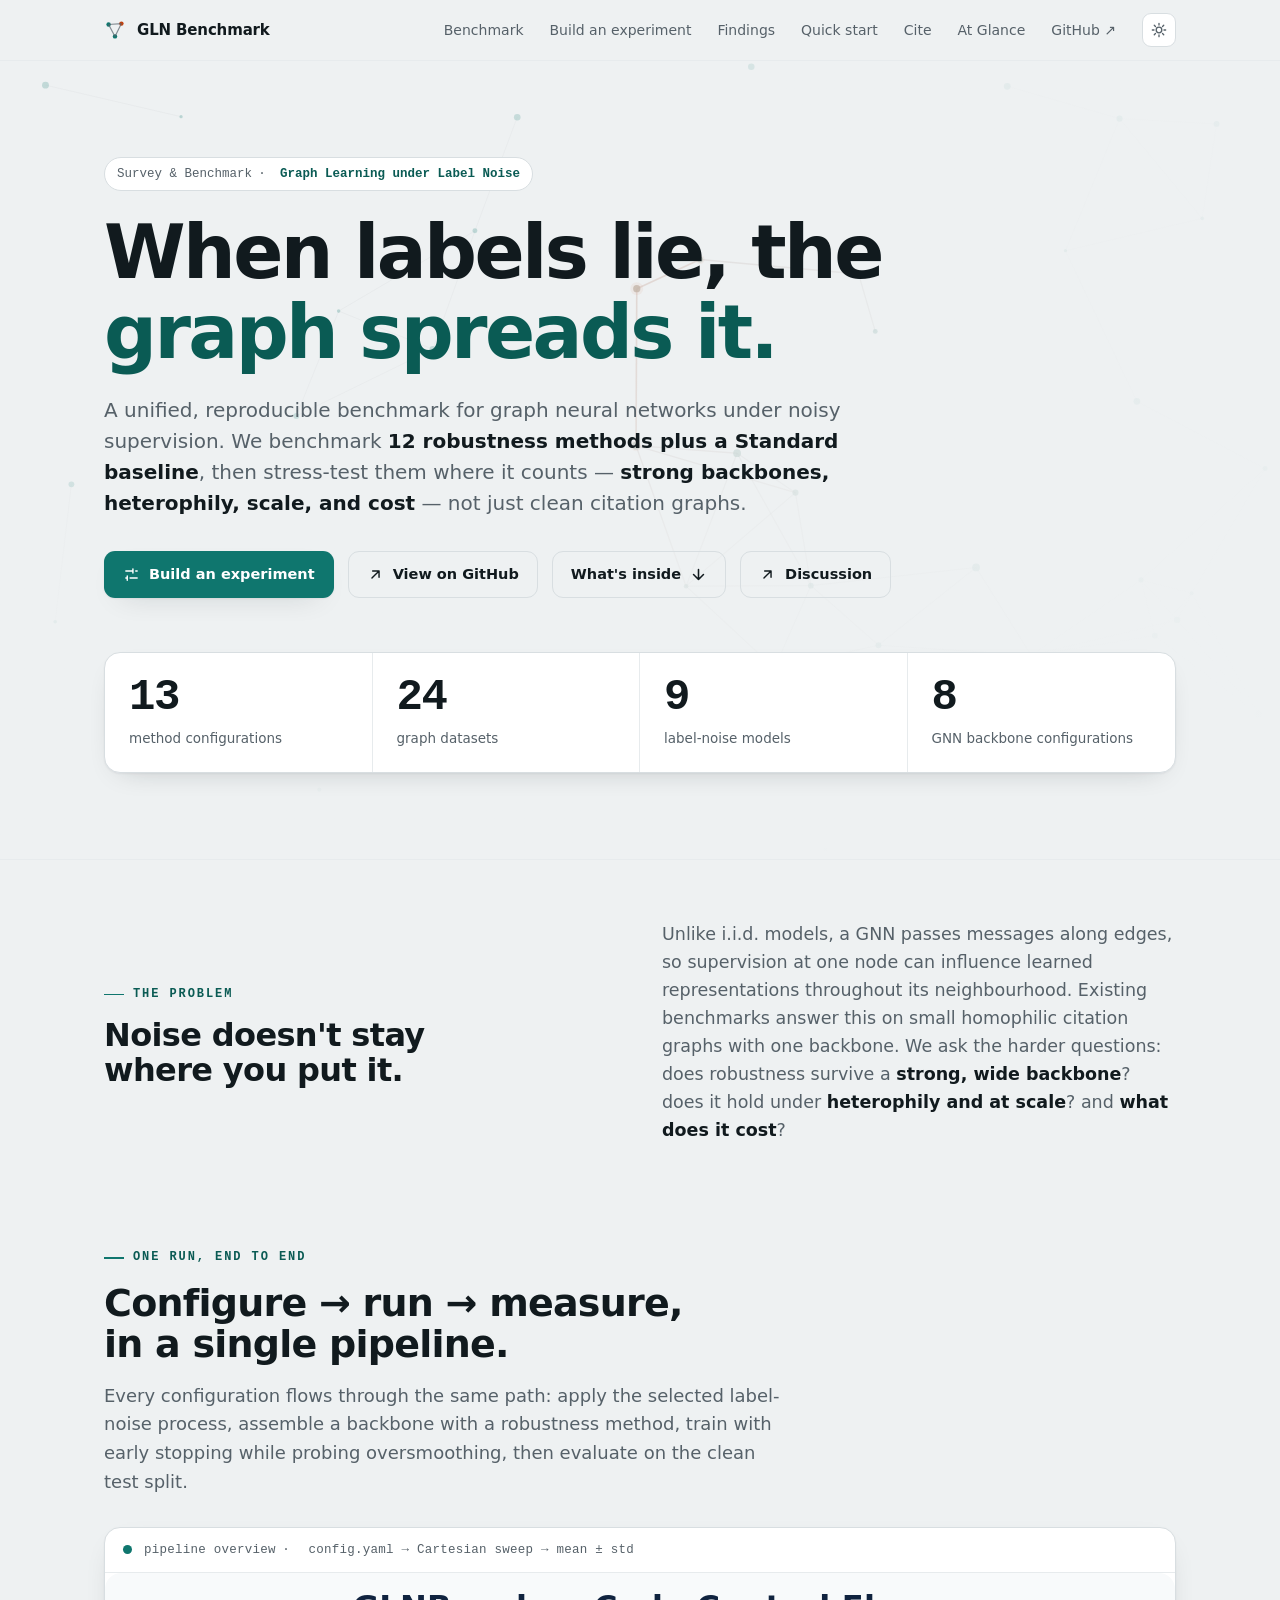
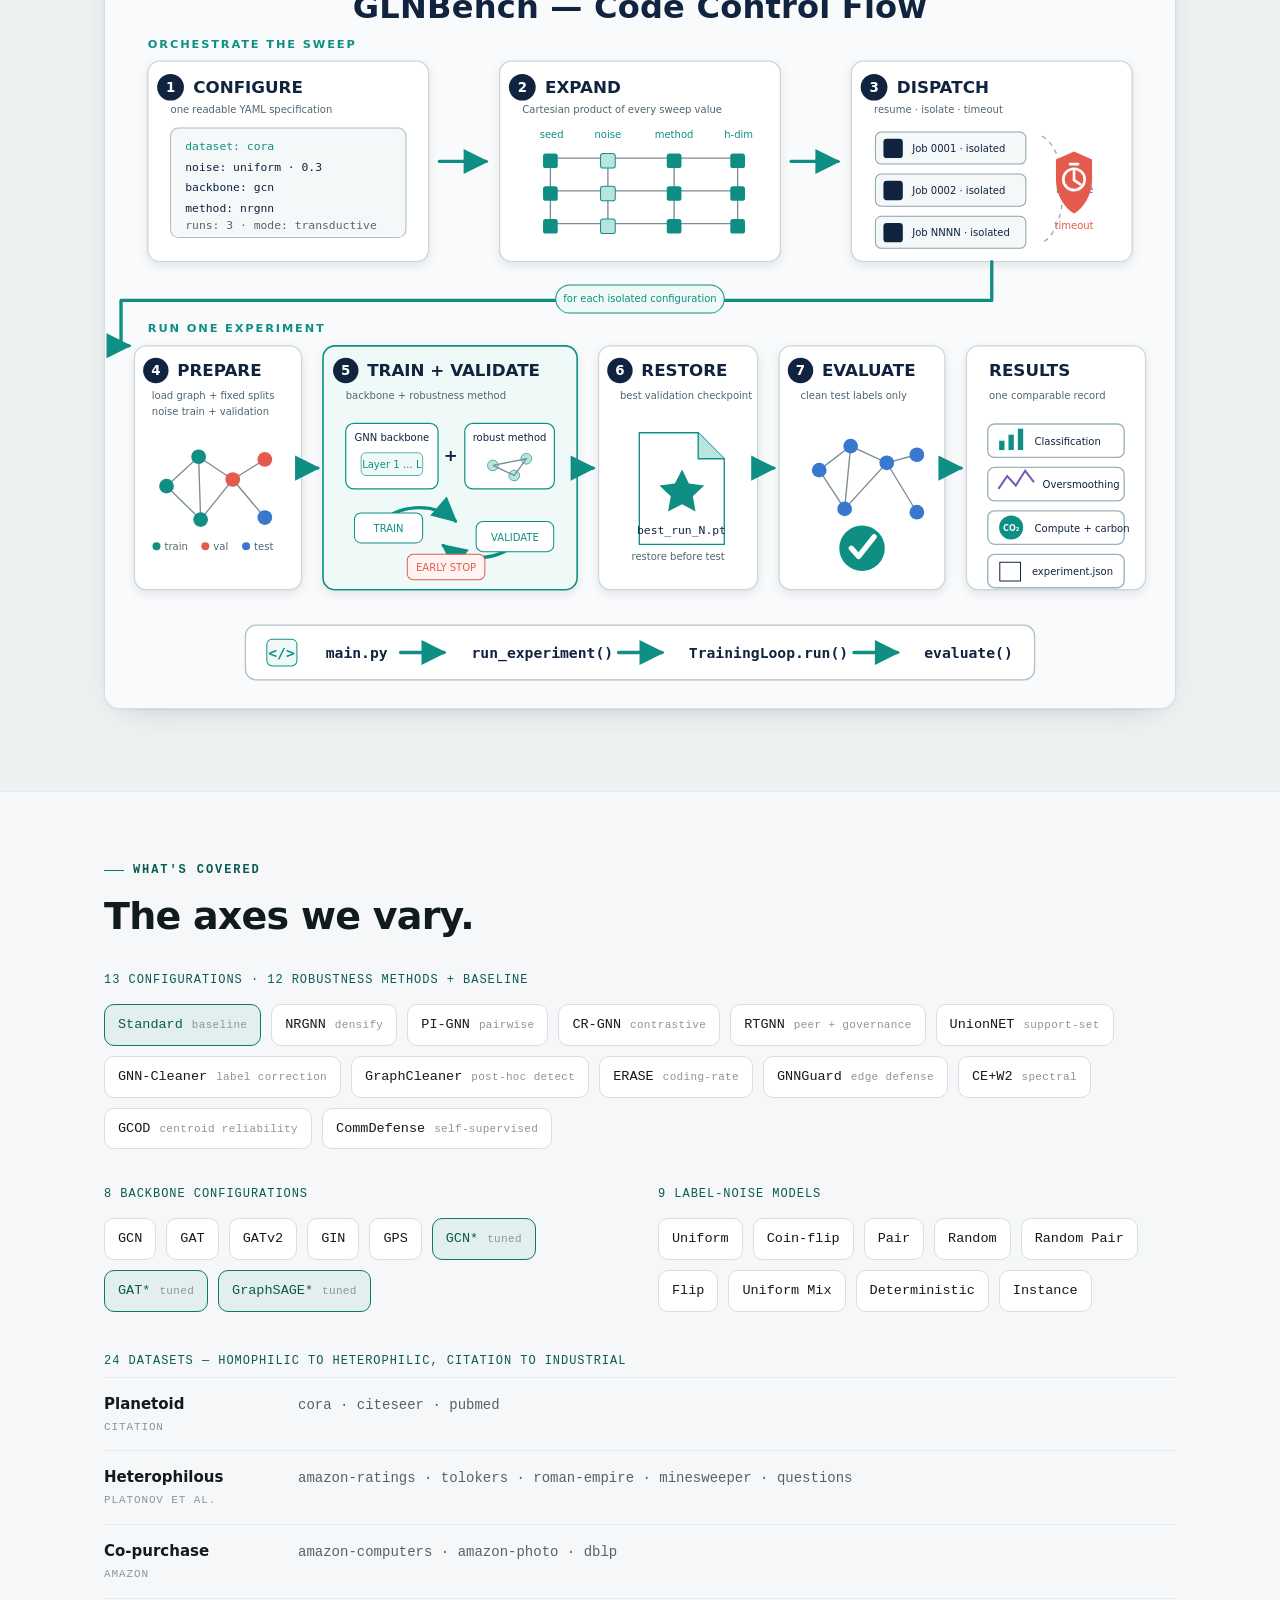
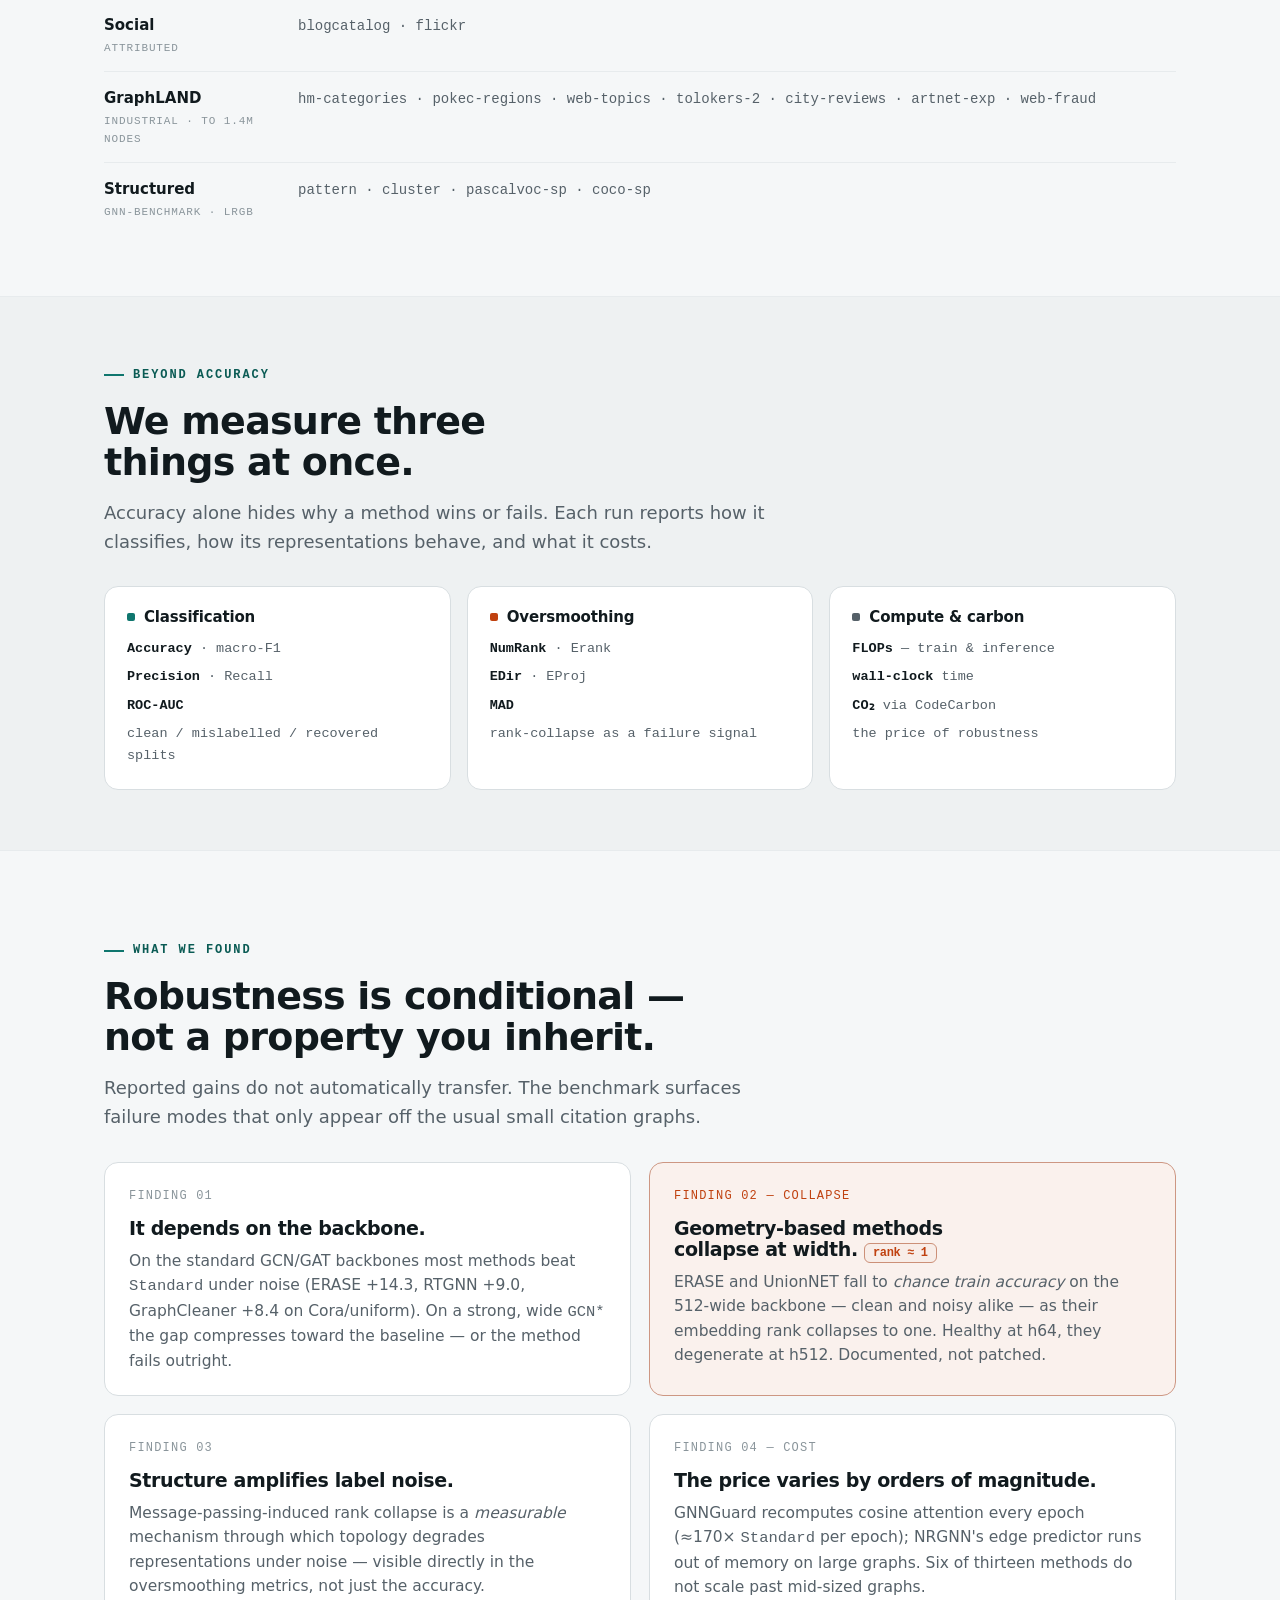
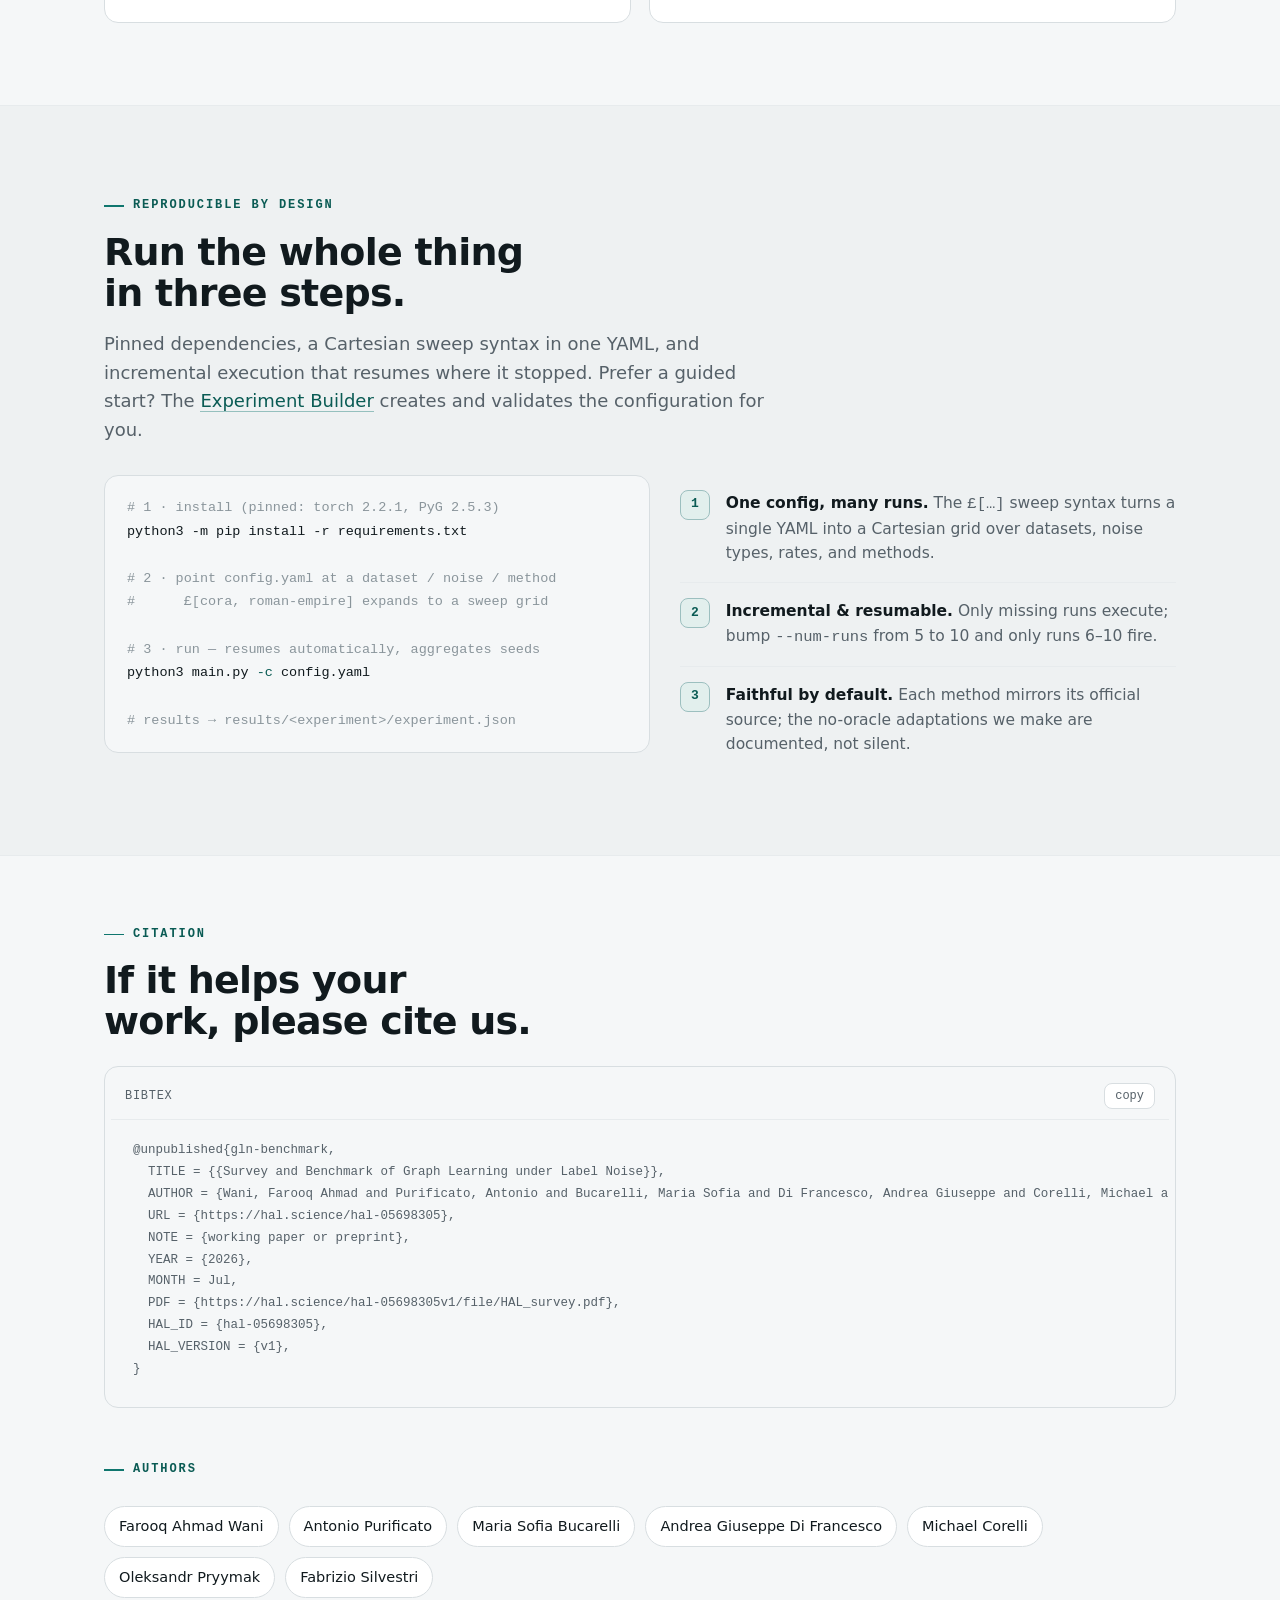
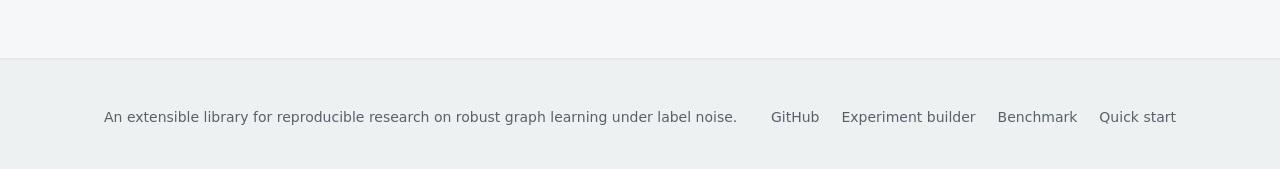
<file: index.html>
<!doctype html>
<html lang="en">
<head>
<meta charset="utf-8">
<meta name="viewport" content="width=device-width, initial-scale=1">
<title>Benchmarking GNN Robustness under Label Noise</title>
<meta name="description" content="A unified benchmark of 13 method configurations across 24 datasets, 9 label-noise models, and 8 GNN backbone configurations — measuring accuracy, oversmoothing, and compute.">
<meta name="referrer" content="no-referrer">
<meta http-equiv="Content-Security-Policy" content="default-src 'self'; img-src 'self' data:; style-src 'self' 'unsafe-inline'; script-src 'self' 'unsafe-inline'; connect-src 'none'; object-src 'none'; base-uri 'none'; form-action 'none'">
<meta property="og:type" content="website">
<meta property="og:title" content="Benchmarking GNN Robustness under Label Noise">
<meta property="og:description" content="A reproducible benchmark of 12 robustness methods plus a Standard baseline across 24 graph datasets, 9 label-noise models, and 8 GNN backbone configurations.">
<style>
  :root{
    --paper:#eef1f2; --panel:#ffffff; --panel-2:#f5f7f8;
    --ink:#111a1e; --muted:#566169; --faint:#8a959b;
    --line:#d8dee1; --line-2:#e7ebed;
    --accent:#0f766e; --accent-ink:#0a5b54; --accent-wash:#e2efed;
    --collapse:#c0410f; --collapse-wash:#f6e6df;
    --shadow:0 1px 2px rgba(17,26,30,.05), 0 10px 30px -18px rgba(17,26,30,.30);
    --font-sans:system-ui,-apple-system,"Segoe UI",Roboto,Helvetica,Arial,sans-serif;
    --font-mono:ui-monospace,"SF Mono","JetBrains Mono","Cascadia Code",Menlo,Consolas,monospace;
    --wrap:1120px;
    color-scheme:light;
  }
  @media (prefers-color-scheme:dark){
    :root{
      --paper:#0a0f12; --panel:#111a1e; --panel-2:#0e161a;
      --ink:#e7eef1; --muted:#9aa7ad; --faint:#67757c;
      --line:#233036; --line-2:#1a252a;
      --accent:#31c4b3; --accent-ink:#5fd6c8; --accent-wash:#0f2a29;
      --collapse:#f0703a; --collapse-wash:#2c1710;
      --shadow:0 1px 2px rgba(0,0,0,.4), 0 18px 40px -22px rgba(0,0,0,.7);
      color-scheme:dark;
    }
  }
  :root[data-theme="light"]{
    --paper:#eef1f2; --panel:#ffffff; --panel-2:#f5f7f8;
    --ink:#111a1e; --muted:#566169; --faint:#8a959b;
    --line:#d8dee1; --line-2:#e7ebed;
    --accent:#0f766e; --accent-ink:#0a5b54; --accent-wash:#e2efed;
    --collapse:#c0410f; --collapse-wash:#f6e6df;
    --shadow:0 1px 2px rgba(17,26,30,.05), 0 10px 30px -18px rgba(17,26,30,.30);
    color-scheme:light;
  }
  :root[data-theme="dark"]{
    --paper:#0a0f12; --panel:#111a1e; --panel-2:#0e161a;
    --ink:#e7eef1; --muted:#9aa7ad; --faint:#67757c;
    --line:#233036; --line-2:#1a252a;
    --accent:#31c4b3; --accent-ink:#5fd6c8; --accent-wash:#0f2a29;
    --collapse:#f0703a; --collapse-wash:#2c1710;
    --shadow:0 1px 2px rgba(0,0,0,.4), 0 18px 40px -22px rgba(0,0,0,.7);
    color-scheme:dark;
  }

  *{box-sizing:border-box}
  html{scroll-behavior:smooth}
  body{
    margin:0; background:var(--paper); color:var(--ink);
    font-family:var(--font-sans); font-size:17px; line-height:1.6;
    -webkit-font-smoothing:antialiased; text-rendering:optimizeLegibility;
  }
  .wrap{max-width:var(--wrap); margin-inline:auto; padding-inline:24px}
  a{color:inherit}
  h1,h2,h3{margin:0; text-wrap:balance; letter-spacing:-.02em; font-weight:750; line-height:1.08}
  p{margin:0}

  .mono{font-family:var(--font-mono); font-variant-numeric:tabular-nums}
  .eyebrow{
    font-family:var(--font-mono); font-size:12px; letter-spacing:.16em;
    text-transform:uppercase; color:var(--accent-ink); font-weight:600;
    display:inline-flex; align-items:center; gap:9px;
  }
  .eyebrow::before{content:""; width:20px; height:1.5px; background:var(--accent); display:inline-block}

  /* ---- top bar ---- */
  header.bar{
    position:sticky; top:0; z-index:40; backdrop-filter:saturate(1.4) blur(10px);
    background:color-mix(in srgb, var(--paper) 82%, transparent);
    border-bottom:1px solid var(--line-2);
  }
  .bar .row{display:flex; align-items:center; justify-content:space-between; height:60px}
  .brand{display:flex; align-items:center; gap:11px; font-weight:700; letter-spacing:-.01em; font-size:15px}
  a.brand{text-decoration:none}
  .brand .glyph{width:22px; height:22px; flex:none}
  .navlinks{display:flex; gap:26px; align-items:center}
  .navlinks a{font-size:14px; color:var(--muted); text-decoration:none; transition:color .15s}
  .navlinks a:hover{color:var(--ink)}
  .toolbtn{
    appearance:none; border:1px solid var(--line); background:var(--panel); color:var(--muted);
    width:34px; height:34px; border-radius:9px; cursor:pointer; display:grid; place-items:center;
    transition:.15s;
  }
  .toolbtn:hover{color:var(--ink); border-color:var(--accent)}
  @media (max-width:760px){ .navlinks a:not(.gh){display:none} }

  .btn{
    display:inline-flex; align-items:center; gap:9px; text-decoration:none; cursor:pointer;
    font-size:14.5px; font-weight:600; padding:11px 18px; border-radius:11px; border:1px solid transparent;
    transition:transform .12s ease, box-shadow .15s ease, background .15s, border-color .15s;
  }
  .btn svg{width:17px; height:17px}
  .btn-primary{background:var(--accent); color:#fff; box-shadow:var(--shadow)}
  :root[data-theme="dark"] .btn-primary{color:#04100e}
  @media (prefers-color-scheme:dark){ .btn-primary{color:#04100e} }
  .btn-primary:hover{transform:translateY(-1px)}
  .btn-ghost{background:transparent; color:var(--ink); border-color:var(--line)}
  .btn-ghost:hover{border-color:var(--accent); color:var(--accent-ink)}

  /* ---- hero ---- */
  .hero{position:relative; overflow:hidden; border-bottom:1px solid var(--line-2)}
  #net{position:absolute; inset:0; width:100%; height:100%; z-index:0}
  .hero::after{ /* fade the graph behind text */
    content:""; position:absolute; inset:0; z-index:1; pointer-events:none;
    background:
      radial-gradient(120% 90% at 15% 20%, color-mix(in srgb,var(--paper) 30%, transparent) 0%, color-mix(in srgb,var(--paper) 88%, transparent) 55%, var(--paper) 100%);
  }
  .hero .wrap{position:relative; z-index:2; padding-top:96px; padding-bottom:86px}
  .tagpill{
    display:inline-flex; align-items:center; gap:8px; font-family:var(--font-mono); font-size:12.5px;
    color:var(--muted); background:var(--panel); border:1px solid var(--line); padding:6px 12px; border-radius:999px;
  }
  .tagpill b{color:var(--accent-ink); font-weight:600}
  h1.title{
    font-size:clamp(38px,6.4vw,74px); font-weight:800; letter-spacing:-.035em; margin:22px 0 0;
    max-width:16ch;
  }
  h1.title .u{color:var(--accent-ink)}
  .lede{margin-top:22px; font-size:clamp(17px,2.1vw,20px); color:var(--muted); max-width:60ch; line-height:1.55}
  .lede b{color:var(--ink); font-weight:600}
  .cta{display:flex; gap:14px; margin-top:32px; flex-wrap:wrap}

  /* ---- stat strip ---- */
  .stats{
    margin-top:54px; display:grid; grid-template-columns:repeat(4,1fr);
    border:1px solid var(--line); border-radius:16px; background:var(--panel); overflow:hidden;
    box-shadow:var(--shadow);
  }
  .stat{padding:22px 24px; border-right:1px solid var(--line-2)}
  .stat:last-child{border-right:0}
  .stat .n{font-family:var(--font-mono); font-variant-numeric:tabular-nums; font-size:clamp(30px,4vw,44px); font-weight:700; letter-spacing:-.03em; line-height:1}
  .stat .l{margin-top:9px; font-size:13.5px; color:var(--muted)}
  @media (max-width:720px){ .stats{grid-template-columns:repeat(2,1fr)} .stat:nth-child(2){border-right:0} .stat:nth-child(1),.stat:nth-child(2){border-bottom:1px solid var(--line-2)} }

  /* ---- sections ---- */
  section{padding:82px 0}
  section.tight{padding:60px 0}
  .sechead{max-width:64ch}
  .sechead h2{font-size:clamp(26px,3.4vw,38px); margin-top:16px}
  .sechead p{margin-top:16px; color:var(--muted); font-size:18px; max-width:60ch}
  .divider{height:1px; background:var(--line-2)}

  /* generic panel + grids */
  .grid{display:grid; gap:16px}
  .g-2{grid-template-columns:repeat(2,1fr)}
  .g-3{grid-template-columns:repeat(3,1fr)}
  .g-4{grid-template-columns:repeat(4,1fr)}
  @media (max-width:900px){ .g-3,.g-4{grid-template-columns:repeat(2,1fr)} }
  @media (max-width:560px){ .g-2,.g-3,.g-4{grid-template-columns:1fr} }

  .panel{background:var(--panel); border:1px solid var(--line); border-radius:14px; padding:22px}
  .panel h3{font-size:17px; letter-spacing:-.01em}
  .panel p{color:var(--muted); font-size:15px; margin-top:8px; line-height:1.55}
  .panel .kist{font-family:var(--font-mono); font-size:12px; color:var(--accent-ink); text-transform:uppercase; letter-spacing:.08em}

  /* method / token chips */
  .chips{display:flex; flex-wrap:wrap; gap:10px}
  .chip{
    font-family:var(--font-mono); font-size:13.5px; color:var(--ink);
    background:var(--panel); border:1px solid var(--line); border-radius:10px; padding:9px 13px;
    display:inline-flex; align-items:baseline; gap:9px;
  }
  .chip small{color:var(--faint); font-size:11px; letter-spacing:.03em}
  .chip.base{border-color:var(--accent); color:var(--accent-ink); background:var(--accent-wash)}

  /* pipeline figure */
  .figframe{
    margin-top:30px; border:1px solid var(--line); border-radius:16px; overflow:hidden; background:var(--panel);
    box-shadow:var(--shadow);
  }
  .figframe .cap{
    display:flex; gap:12px; align-items:center; padding:12px 18px; border-bottom:1px solid var(--line-2);
    font-family:var(--font-mono); font-size:12.5px; color:var(--muted); letter-spacing:.02em;
  }
  .figframe .dot{width:9px;height:9px;border-radius:50%;background:var(--accent);flex:none}
  .figframe picture{display:block; width:100%}
  .figframe img{display:block; width:100%; max-width:100%; height:auto; background:#fff}

  /* findings */
  .find{display:grid; grid-template-columns:repeat(2,1fr); gap:18px}
  @media (max-width:820px){ .find{grid-template-columns:1fr} }
  .finding{position:relative; background:var(--panel); border:1px solid var(--line); border-radius:14px; padding:24px 24px 22px}
  .finding .fx{font-family:var(--font-mono); font-size:12px; letter-spacing:.1em; color:var(--faint); text-transform:uppercase}
  .finding h3{margin-top:12px; font-size:19px}
  .finding p{margin-top:10px; color:var(--muted); font-size:15.5px; line-height:1.58}
  .finding.crit{border-color:color-mix(in srgb,var(--collapse) 45%, var(--line)); background:color-mix(in srgb,var(--collapse-wash) 55%, var(--panel))}
  .finding.crit .fx{color:var(--collapse)}
  .tagx{font-family:var(--font-mono); font-size:12px; color:var(--collapse); border:1px solid color-mix(in srgb,var(--collapse) 50%, var(--line)); padding:2px 8px; border-radius:6px; background:color-mix(in srgb,var(--collapse-wash) 40%, transparent)}

  /* datasets table-ish */
  .dsrow{display:grid; grid-template-columns:180px 1fr; gap:14px; padding:14px 0; border-top:1px solid var(--line-2); align-items:baseline}
  .dsrow:first-child{border-top:0}
  .dsrow .fam{font-weight:650; font-size:15px}
  .dsrow .fam span{display:block; font-family:var(--font-mono); font-size:11px; color:var(--faint); text-transform:uppercase; letter-spacing:.08em; margin-top:3px; font-weight:400}
  @media (max-width:620px){ .dsrow{grid-template-columns:1fr; gap:8px} }

  /* code / quick start */
  .startgrid{display:grid; grid-template-columns:1.1fr 1fr; gap:30px; align-items:start}
  @media (max-width:860px){ .startgrid{grid-template-columns:1fr} }
  pre{
    margin:0; background:var(--panel-2); border:1px solid var(--line); border-radius:14px; padding:20px 22px;
    overflow-x:auto; font-family:var(--font-mono); font-size:13.5px; line-height:1.75; color:var(--ink);
  }
  pre .c{color:var(--faint)}
  pre .p{color:var(--accent-ink)}
  .steps{list-style:none; margin:0; padding:0; counter-reset:s}
  .steps li{counter-increment:s; padding:16px 0 16px 46px; position:relative; border-top:1px solid var(--line-2); color:var(--muted); font-size:15.5px}
  .steps li:first-child{border-top:0}
  .steps li b{color:var(--ink); font-weight:650}
  .steps li::before{
    content:counter(s); position:absolute; left:0; top:15px; width:28px; height:28px; border-radius:8px;
    display:grid; place-items:center; font-family:var(--font-mono); font-size:13px; font-weight:600;
    color:var(--accent-ink); background:var(--accent-wash); border:1px solid color-mix(in srgb,var(--accent) 30%, var(--line));
  }

  /* metrics columns */
  .metcol h3{font-size:15px; display:flex; align-items:center; gap:9px}
  .metcol h3::before{content:""; width:8px; height:8px; border-radius:2px; background:var(--accent)}
  .metcol.b h3::before{background:var(--collapse)}
  .metcol.c h3::before{background:var(--muted)}
  .metcol ul{list-style:none; margin:12px 0 0; padding:0; display:flex; flex-direction:column; gap:7px}
  .metcol li{font-family:var(--font-mono); font-size:13.5px; color:var(--muted)}
  .metcol li b{color:var(--ink); font-weight:600}

  /* citation */
  .cite{background:var(--panel-2); border:1px solid var(--line); border-radius:14px; padding:6px 6px 6px 6px}
  .cite .top{display:flex; justify-content:space-between; align-items:center; padding:10px 14px}
  .cite .top span{font-family:var(--font-mono); font-size:12px; color:var(--muted); letter-spacing:.06em; text-transform:uppercase}
  .cite pre{border:0; border-top:1px solid var(--line-2); border-radius:0 0 10px 10px; background:transparent; font-size:12.5px; color:var(--muted)}
  .copybtn{appearance:none; border:1px solid var(--line); background:var(--panel); color:var(--muted); font-size:12px; font-family:var(--font-mono); padding:5px 10px; border-radius:8px; cursor:pointer}
  .copybtn:hover{color:var(--accent-ink); border-color:var(--accent)}

  /* authors + footer */
  .authors{display:flex; flex-wrap:wrap; gap:10px 10px; margin-top:26px}
  .author{font-size:14.5px; color:var(--ink); background:var(--panel); border:1px solid var(--line); padding:8px 14px; border-radius:999px}
  footer{border-top:1px solid var(--line-2); padding:46px 0; color:var(--muted); font-size:14px}
  footer .row{display:flex; justify-content:space-between; align-items:center; flex-wrap:wrap; gap:16px}
  footer a{color:var(--muted); text-decoration:none}
  footer a:hover{color:var(--accent-ink)}

  a.link{color:var(--accent-ink); text-decoration:none; border-bottom:1px solid color-mix(in srgb,var(--accent) 40%, transparent)}
  a.link:hover{border-bottom-color:var(--accent)}

  .skip-link{position:fixed; top:8px; left:8px; z-index:100; padding:9px 13px; border-radius:8px; background:var(--panel); color:var(--ink); border:1px solid var(--accent); transform:translateY(-160%)}
  .skip-link:focus{transform:translateY(0)}
  :focus-visible{outline:2px solid var(--accent); outline-offset:3px; border-radius:6px}
  @media (prefers-reduced-motion:reduce){ *{scroll-behavior:auto !important; transition-duration:.01ms !important} }
</style>
</head>
<body>

<a class="skip-link" href="#main-content">Skip to main content</a>
<header class="bar">
  <div class="wrap row">
    <a class="brand" href="#main-content" aria-label="GLN Benchmark home">
      <svg class="glyph" viewBox="0 0 24 24" fill="none" aria-hidden="true">
        <circle cx="5" cy="6" r="2.4" fill="var(--accent)"/>
        <circle cx="19" cy="5" r="2.4" fill="var(--collapse)"/>
        <circle cx="12" cy="19" r="2.4" fill="var(--accent)"/>
        <path d="M5 6 L12 19 M19 5 L12 19 M5 6 L19 5" stroke="var(--muted)" stroke-width="1.3" opacity=".7"/>
      </svg>
      GLN&nbsp;Benchmark
    </a>
    <nav class="navlinks" aria-label="Primary navigation">
      <a href="#benchmark">Benchmark</a>
      <a href="builder.html">Build an experiment</a>
      <a href="#findings">Findings</a>
      <a href="#start">Quick start</a>
      <a href="#cite">Cite</a>
      <a href="https://glnbench.github.io/GLNBench/">At Glance</a>
      <a class="gh" href="https://github.com/GLNBench/GLNBench">GitHub&nbsp;&#8599;</a>
      <button class="toolbtn" id="themeToggle" type="button" aria-label="Toggle color theme" aria-pressed="false" title="Toggle theme">
        <svg width="16" height="16" viewBox="0 0 24 24" fill="none" stroke="currentColor" stroke-width="2" stroke-linecap="round"><circle cx="12" cy="12" r="4.2"/><path d="M12 2v2.5M12 19.5V22M2 12h2.5M19.5 12H22M4.9 4.9l1.8 1.8M17.3 17.3l1.8 1.8M19.1 4.9l-1.8 1.8M6.7 17.3l-1.8 1.8"/></svg>
      </button>
    </nav>
  </div>
</header>

<main id="main-content">
<div class="hero">
  <canvas id="net" aria-hidden="true"></canvas>
  <div class="wrap">
    <span class="tagpill">Survey&nbsp;&amp;&nbsp;Benchmark&ensp;·&ensp;<b>Graph Learning under Label Noise</b></span>
    <h1 class="title">When labels lie, the <span class="u">graph spreads it.</span></h1>
    <p class="lede">A unified, reproducible benchmark for graph neural networks under noisy supervision. We benchmark <b>12 robustness methods plus a Standard baseline</b>, then stress-test them where it counts — <b>strong backbones, heterophily, scale, and cost</b> — not just clean citation graphs.</p>
    <div class="cta">
      <a class="btn btn-primary" href="builder.html">
        <svg viewBox="0 0 24 24" fill="none" stroke="currentColor" stroke-width="2" stroke-linecap="round" stroke-linejoin="round" aria-hidden="true"><path d="M4 7h10M18 7h2M4 17h2M10 17h10M14 4v6M6 14v6"/></svg>
        Build an experiment
      </a>
      <a class="btn btn-ghost" href="https://github.com/GLNBench/GLNBench">
        <svg viewBox="0 0 24 24" fill="none" stroke="currentColor" stroke-width="2" stroke-linecap="round" stroke-linejoin="round" aria-hidden="true"><path d="M7 17 17 7M8 7h9v9"/></svg>
        View on GitHub
      </a>
      <a class="btn btn-ghost" href="#benchmark">
        What's inside
        <svg viewBox="0 0 24 24" fill="none" stroke="currentColor" stroke-width="2.2" stroke-linecap="round" stroke-linejoin="round"><path d="M12 5v14M5 12l7 7 7-7"/></svg>
      </a>
      <a class="btn btn-ghost" href="https://github.com/GLNBench/GLNBench/discussions">
        <svg viewBox="0 0 24 24" fill="none" stroke="currentColor" stroke-width="2" stroke-linecap="round" stroke-linejoin="round" aria-hidden="true"><path d="M7 17 17 7M8 7h9v9"/></svg>
        Discussion
      </a>
    </div>

    <div class="stats" role="list">
      <div class="stat" role="listitem"><div class="n">13</div><div class="l">method configurations</div></div>
      <div class="stat" role="listitem"><div class="n">24</div><div class="l">graph datasets</div></div>
      <div class="stat" role="listitem"><div class="n">9</div><div class="l">label-noise models</div></div>
      <div class="stat" role="listitem"><div class="n">8</div><div class="l">GNN backbone configurations</div></div>
    </div>
  </div>
</div>

<!-- THESIS -->
<section class="tight">
  <div class="wrap">
    <div class="grid g-2" style="align-items:center; gap:44px">
      <div>
        <span class="eyebrow">The problem</span>
        <h2 style="font-size:clamp(24px,3vw,32px); margin-top:14px; max-width:16ch">Noise doesn't stay where you put it.</h2>
      </div>
      <p style="color:var(--muted); font-size:17.5px; line-height:1.6">
        Unlike i.i.d. models, a GNN passes messages along edges, so supervision at one node can influence learned representations throughout its neighbourhood. Existing benchmarks answer this on small homophilic citation graphs with one backbone. We ask the harder questions: does robustness survive a <b style="color:var(--ink)">strong, wide backbone</b>? does it hold under <b style="color:var(--ink)">heterophily and at scale</b>? and <b style="color:var(--ink)">what does it cost</b>?
      </p>
    </div>
  </div>
</section>

<!-- PIPELINE -->
<section id="benchmark" style="padding-top:36px">
  <div class="wrap">
    <span class="eyebrow">One run, end to end</span>
    <div class="sechead"><h2>Configure → run → measure, in a single pipeline.</h2>
    <p>Every configuration flows through the same path: apply the selected label-noise process, assemble a backbone with a robustness method, train with early stopping while probing oversmoothing, then evaluate on the clean test split.</p></div>
    <div class="figframe">
      <div class="cap"><span class="dot"></span> pipeline overview&ensp;·&ensp;<span class="mono">config.yaml → Cartesian sweep → mean ± std</span></div>
      <picture>
        <source srcset="teaser-control-flow.svg" type="image/svg+xml">
        <img src="teaser-control-flow.webp" width="1600" height="1100" loading="lazy" decoding="async" alt="GLNBench two-row code control flow: config.yaml expands into isolated runs; each run loads graph splits, adds train and validation label noise, combines a GNN backbone with a robustness method, trains with validation and early stopping, restores the best checkpoint, evaluates on clean test labels, and writes classification, oversmoothing, compute, carbon, and JSON results.">
      </picture>
    </div>
  </div>
</section>

<!-- WHAT'S BENCHMARKED -->
<section class="tight" style="background:var(--panel-2); border-block:1px solid var(--line-2)">
  <div class="wrap">
    <span class="eyebrow">What's covered</span>
    <div class="sechead"><h2>The axes we vary.</h2></div>

    <div style="margin-top:34px"><div class="kist" style="font-family:var(--font-mono);font-size:12px;letter-spacing:.08em;text-transform:uppercase;color:var(--accent-ink);margin-bottom:14px">13 configurations · 12 robustness methods + baseline</div>
    <div class="chips">
      <span class="chip base">Standard <small>baseline</small></span>
      <span class="chip">NRGNN <small>densify</small></span>
      <span class="chip">PI-GNN <small>pairwise</small></span>
      <span class="chip">CR-GNN <small>contrastive</small></span>
      <span class="chip">RTGNN <small>peer + governance</small></span>
      <span class="chip">UnionNET <small>support-set</small></span>
      <span class="chip">GNN-Cleaner <small>label correction</small></span>
      <span class="chip">GraphCleaner <small>post-hoc detect</small></span>
      <span class="chip">ERASE <small>coding-rate</small></span>
      <span class="chip">GNNGuard <small>edge defense</small></span>
      <span class="chip">CE+W2 <small>spectral</small></span>
      <span class="chip">GCOD <small>centroid reliability</small></span>
      <span class="chip">CommDefense <small>self-supervised</small></span>
    </div></div>

    <div class="grid g-2" style="margin-top:36px; gap:36px">
      <div><div class="kist" style="font-family:var(--font-mono);font-size:12px;letter-spacing:.08em;text-transform:uppercase;color:var(--accent-ink);margin-bottom:14px">8 backbone configurations</div>
        <div class="chips">
          <span class="chip">GCN</span><span class="chip">GAT</span><span class="chip">GATv2</span>
          <span class="chip">GIN</span><span class="chip">GPS</span>
          <span class="chip base">GCN* <small>tuned</small></span><span class="chip base">GAT* <small>tuned</small></span><span class="chip base">GraphSAGE* <small>tuned</small></span>
        </div>
      </div>
      <div><div class="kist" style="font-family:var(--font-mono);font-size:12px;letter-spacing:.08em;text-transform:uppercase;color:var(--accent-ink);margin-bottom:14px">9 label-noise models</div>
        <div class="chips">
          <span class="chip">Uniform</span><span class="chip">Coin-flip</span><span class="chip">Pair</span>
          <span class="chip">Random</span><span class="chip">Random&nbsp;Pair</span><span class="chip">Flip</span>
          <span class="chip">Uniform&nbsp;Mix</span><span class="chip">Deterministic</span><span class="chip">Instance</span>
        </div>
      </div>
    </div>

    <div style="margin-top:40px">
      <div class="kist" style="font-family:var(--font-mono);font-size:12px;letter-spacing:.08em;text-transform:uppercase;color:var(--accent-ink);margin-bottom:6px">24 datasets — homophilic to heterophilic, citation to industrial</div>
      <div class="dsrow"><div class="fam">Planetoid <span>citation</span></div><div class="mono" style="color:var(--muted);font-size:14px">cora · citeseer · pubmed</div></div>
      <div class="dsrow"><div class="fam">Heterophilous <span>platonov et&nbsp;al.</span></div><div class="mono" style="color:var(--muted);font-size:14px">amazon-ratings · tolokers · roman-empire · minesweeper · questions</div></div>
      <div class="dsrow"><div class="fam">Co-purchase <span>amazon</span></div><div class="mono" style="color:var(--muted);font-size:14px">amazon-computers · amazon-photo · dblp</div></div>
      <div class="dsrow"><div class="fam">Social <span>attributed</span></div><div class="mono" style="color:var(--muted);font-size:14px">blogcatalog · flickr</div></div>
      <div class="dsrow"><div class="fam">GraphLAND <span>industrial · to 1.4M nodes</span></div><div class="mono" style="color:var(--muted);font-size:14px">hm-categories · pokec-regions · web-topics · tolokers-2 · city-reviews · artnet-exp · web-fraud</div></div>
      <div class="dsrow"><div class="fam">Structured <span>gnn-benchmark · lrgb</span></div><div class="mono" style="color:var(--muted);font-size:14px">pattern · cluster · pascalvoc-sp · coco-sp</div></div>
    </div>
  </div>
</section>

<!-- METRICS -->
<section class="tight">
  <div class="wrap">
    <span class="eyebrow">Beyond accuracy</span>
    <div class="sechead"><h2>We measure three things at once.</h2>
    <p>Accuracy alone hides why a method wins or fails. Each run reports how it classifies, how its representations behave, and what it costs.</p></div>
    <div class="grid g-3" style="margin-top:30px">
      <div class="panel metcol"><h3>Classification</h3><ul>
        <li><b>Accuracy</b> · macro-F1</li><li><b>Precision</b> · Recall</li><li><b>ROC-AUC</b></li>
        <li>clean / mislabelled / recovered splits</li></ul></div>
      <div class="panel metcol b"><h3>Oversmoothing</h3><ul>
        <li><b>NumRank</b> · Erank</li><li><b>EDir</b> · EProj</li><li><b>MAD</b></li>
        <li>rank-collapse as a failure signal</li></ul></div>
      <div class="panel metcol c"><h3>Compute &amp; carbon</h3><ul>
        <li><b>FLOPs</b> — train &amp; inference</li><li><b>wall-clock</b> time</li><li><b>CO&#8322;</b> via CodeCarbon</li>
        <li>the price of robustness</li></ul></div>
    </div>
  </div>
</section>

<!-- FINDINGS -->
<section id="findings" style="background:var(--panel-2); border-block:1px solid var(--line-2)">
  <div class="wrap">
    <span class="eyebrow">What we found</span>
    <div class="sechead"><h2>Robustness is conditional — not a property you inherit.</h2>
    <p>Reported gains do not automatically transfer. The benchmark surfaces failure modes that only appear off the usual small citation graphs.</p></div>
    <div class="find" style="margin-top:30px">
      <div class="finding"><div class="fx">Finding 01</div><h3>It depends on the backbone.</h3><p>On the standard GCN/GAT backbones most methods beat <span class="mono">Standard</span> under noise (ERASE&nbsp;+14.3, RTGNN&nbsp;+9.0, GraphCleaner&nbsp;+8.4 on Cora/uniform). On a strong, wide <span class="mono">GCN*</span> the gap compresses toward the baseline — or the method fails outright.</p></div>
      <div class="finding crit"><div class="fx">Finding 02 — collapse</div><h3>Geometry-based methods collapse at width. <span class="tagx">rank&nbsp;≈&nbsp;1</span></h3><p>ERASE and UnionNET fall to <em>chance train accuracy</em> on the 512-wide backbone — clean and noisy alike — as their embedding rank collapses to one. Healthy at h64, they degenerate at h512. Documented, not patched.</p></div>
      <div class="finding"><div class="fx">Finding 03</div><h3>Structure amplifies label noise.</h3><p>Message-passing-induced rank collapse is a <em>measurable</em> mechanism through which topology degrades representations under noise — visible directly in the oversmoothing metrics, not just the accuracy.</p></div>
      <div class="finding"><div class="fx">Finding 04 — cost</div><h3>The price varies by orders of magnitude.</h3><p>GNNGuard recomputes cosine attention every epoch (&#8776;170&#215; <span class="mono">Standard</span> per epoch); NRGNN's edge predictor runs out of memory on large graphs. Six of thirteen methods do not scale past mid-sized graphs.</p></div>
    </div>
  </div>
</section>

<!-- QUICK START -->
<section id="start">
  <div class="wrap">
    <span class="eyebrow">Reproducible by design</span>
    <div class="sechead"><h2>Run the whole thing in three steps.</h2>
    <p>Pinned dependencies, a Cartesian sweep syntax in one YAML, and incremental execution that resumes where it stopped. Prefer a guided start? The <a class="link" href="builder.html">Experiment Builder</a> creates and validates the configuration for you.</p></div>
    <div class="startgrid" style="margin-top:30px">
      <div>
        <pre><span class="c"># 1 · install (pinned: torch 2.2.1, PyG 2.5.3)</span>
python3 -m pip install -r requirements.txt

<span class="c"># 2 · point config.yaml at a dataset / noise / method</span>
<span class="c">#      £[cora, roman-empire] expands to a sweep grid</span>

<span class="c"># 3 · run — resumes automatically, aggregates seeds</span>
python3 main.py <span class="p">-c</span> config.yaml

<span class="c"># results → results/&lt;experiment&gt;/experiment.json</span></pre>
      </div>
      <ol class="steps">
        <li><b>One config, many runs.</b> The <span class="mono">£[…]</span> sweep syntax turns a single YAML into a Cartesian grid over datasets, noise types, rates, and methods.</li>
        <li><b>Incremental &amp; resumable.</b> Only missing runs execute; bump <span class="mono">--num-runs</span> from 5 to 10 and only runs 6–10 fire.</li>
        <li><b>Faithful by default.</b> Each method mirrors its official source; the no-oracle adaptations we make are documented, not silent.</li>
      </ol>
    </div>
  </div>
</section>

<!-- CITE -->
<section id="cite" class="tight" style="background:var(--panel-2); border-block:1px solid var(--line-2)">
  <div class="wrap">
    <span class="eyebrow">Citation</span>
    <div class="sechead"><h2>If it helps your work, please cite us.</h2></div>
    <div class="cite" style="margin-top:24px">
      <div class="top"><span>bibtex</span><button class="copybtn" id="copyCite" type="button" aria-live="polite">copy</button></div>
      <pre id="citeText">@unpublished{gln-benchmark,
  TITLE = {{Survey and Benchmark of Graph Learning under Label Noise}},
  AUTHOR = {Wani, Farooq Ahmad and Purificato, Antonio and Bucarelli, Maria Sofia and Di Francesco, Andrea Giuseppe and Corelli, Michael and Pryymak, Oleksandr and Silvestri, Fabrizio},
  URL = {https://hal.science/hal-05698305},
  NOTE = {working paper or preprint},
  YEAR = {2026},
  MONTH = Jul,
  PDF = {https://hal.science/hal-05698305v1/file/HAL_survey.pdf},
  HAL_ID = {hal-05698305},
  HAL_VERSION = {v1},
}</pre>
    </div>

    <div style="margin-top:44px">
      <span class="eyebrow">Authors</span>
      <div class="authors">
        <span class="author">Farooq Ahmad Wani</span>
        <span class="author">Antonio Purificato</span>
        <span class="author">Maria Sofia Bucarelli</span>
        <span class="author">Andrea Giuseppe Di Francesco</span>
        <span class="author">Michael Corelli</span>
        <span class="author">Oleksandr Pryymak</span>
        <span class="author">Fabrizio Silvestri</span>  
      </div>
    </div>
  </div>
</section>
</main>

<footer>
  <div class="wrap row">
    <div>An extensible library for reproducible research on robust graph learning under label noise.</div>
    <div style="display:flex; gap:22px">
      <a href="https://github.com/GLNBench/GLNBench">GitHub</a>
      <a href="builder.html">Experiment builder</a>
      <a href="#benchmark">Benchmark</a>
      <a href="#start">Quick start</a>
    </div>
  </div>
</footer>

<script>
(function(){
  // ---- theme toggle (respects OS, overrides both ways) ----
  var root = document.documentElement, btn = document.getElementById('themeToggle');
  try {
    var savedTheme = localStorage.getItem('glnbench-theme');
    if(savedTheme === 'light' || savedTheme === 'dark') root.setAttribute('data-theme', savedTheme);
  } catch(e) {}
  function updateThemeButton(){
    if(!btn) return;
    var dark = root.getAttribute('data-theme') === 'dark' || (!root.hasAttribute('data-theme') && matchMedia('(prefers-color-scheme:dark)').matches);
    btn.setAttribute('aria-pressed', dark ? 'true' : 'false');
    btn.setAttribute('aria-label', dark ? 'Switch to light theme' : 'Switch to dark theme');
  }
  updateThemeButton();
  btn && btn.addEventListener('click', function(){
    var cur = root.getAttribute('data-theme');
    if(!cur){ cur = matchMedia('(prefers-color-scheme:dark)').matches ? 'dark' : 'light'; }
    var next = cur === 'dark' ? 'light' : 'dark';
    root.setAttribute('data-theme', next);
    try { localStorage.setItem('glnbench-theme', next); } catch(e) {}
    updateThemeButton();
  });

  // ---- copy citation ----
  var cb = document.getElementById('copyCite');
  cb && cb.addEventListener('click', function(){
    var t = document.getElementById('citeText').innerText;
    navigator.clipboard && navigator.clipboard.writeText(t).then(function(){
      cb.textContent='copied'; setTimeout(function(){cb.textContent='copy';}, 1400);
    });
  });

  // ---- hero graph: label noise propagating through message-passing ----
  var canvas = document.getElementById('net');
  if(!canvas) return;
  var reduce = matchMedia('(prefers-reduced-motion:reduce)').matches;
  var ctx = canvas.getContext('2d'), W=0, H=0, DPR=Math.min(devicePixelRatio||1, 2);
  var nodes=[], edges=[], t=0;

  function css(v){ return getComputedStyle(root).getPropertyValue(v).trim(); }

  function build(){
    var host = canvas.parentElement;
    W = host.clientWidth; H = host.clientHeight;
    canvas.width = W*DPR; canvas.height = H*DPR; ctx.setTransform(DPR,0,0,DPR,0,0);
    nodes=[]; edges=[];
    var N = Math.max(26, Math.min(60, Math.round(W*H/26000)));
    for(var i=0;i<N;i++){
      nodes.push({ x:Math.random()*W, y:Math.random()*H,
        vx:(Math.random()-.5)*.12, vy:(Math.random()-.5)*.12,
        r:1.6+Math.random()*2.2, q:0 });
    }
    // connect near neighbours
    var R = Math.min(W,H)*0.16 + 40;
    for(var a=0;a<N;a++){ var deg=0;
      for(var b=a+1;b<N;b++){
        var dx=nodes[a].x-nodes[b].x, dy=nodes[a].y-nodes[b].y, d=Math.hypot(dx,dy);
        if(d<R && deg<4){ edges.push([a,b,d]); nodes[a].nb=(nodes[a].nb||[]); nodes[b].nb=(nodes[b].nb||[]); nodes[a].nb.push(b); nodes[b].nb.push(a); deg++; }
      }
    }
  }

  function mix(c1,c2,k){ // hex mix
    function h(c){ c=c.replace('#',''); if(c.length===3) c=c.replace(/./g,'$&$&'); return [parseInt(c.slice(0,2),16),parseInt(c.slice(2,4),16),parseInt(c.slice(4,6),16)]; }
    var A=h(c1), B=h(c2); return 'rgb('+Math.round(A[0]+(B[0]-A[0])*k)+','+Math.round(A[1]+(B[1]-A[1])*k)+','+Math.round(A[2]+(B[2]-A[2])*k)+')';
  }

  function frame(){
    t++;
    var acc=css('--accent')||'#0f766e', bad=css('--collapse')||'#c0410f', line=css('--muted')||'#889';
    ctx.clearRect(0,0,W,H);

    // inject noise at a random node periodically
    if(!reduce && t%70===0){ nodes[(Math.random()*nodes.length)|0].q = 1; }

    // propagate (message passing) + decay
    var next = nodes.map(function(n){ return n.q; });
    for(var i=0;i<nodes.length;i++){
      var n=nodes[i];
      if(n.q>0.04 && n.nb){ for(var j=0;j<n.nb.length;j++){ var m=n.nb[j]; if(next[m] < n.q*0.55) next[m]=n.q*0.55; } }
    }
    for(var k=0;k<nodes.length;k++){ nodes[k].q = Math.max(next[k]*0.955, nodes[k].q>0.04? next[k]*0.955:0); if(nodes[k].q<0.02) nodes[k].q=0; }

    // edges
    for(var e=0;e<edges.length;e++){
      var A=nodes[edges[e][0]], B=nodes[edges[e][1]], q=Math.max(A.q,B.q);
      ctx.strokeStyle = q>0.05 ? mix(line,bad, Math.min(q,1)) : line;
      ctx.globalAlpha = (q>0.05? 0.16+q*0.4 : 0.10);
      ctx.lineWidth = q>0.05? 1+q : 0.8;
      ctx.beginPath(); ctx.moveTo(A.x,A.y); ctx.lineTo(B.x,B.y); ctx.stroke();
    }
    // nodes
    for(var p=0;p<nodes.length;p++){
      var nd=nodes[p];
      if(!reduce){ nd.x+=nd.vx; nd.y+=nd.vy; if(nd.x<0||nd.x>W)nd.vx*=-1; if(nd.y<0||nd.y>H)nd.vy*=-1; }
      var col = nd.q>0.05 ? mix(acc,bad, Math.min(nd.q,1)) : acc;
      ctx.globalAlpha = nd.q>0.05 ? 0.55+nd.q*0.4 : 0.42;
      if(nd.q>0.3){ ctx.globalAlpha=0.14; ctx.fillStyle=bad; ctx.beginPath(); ctx.arc(nd.x,nd.y,nd.r+6*nd.q,0,7); ctx.fill(); ctx.globalAlpha=0.55+nd.q*0.4; }
      ctx.fillStyle=col; ctx.beginPath(); ctx.arc(nd.x,nd.y,nd.r+nd.q*1.6,0,7); ctx.fill();
    }
    ctx.globalAlpha=1;
    if(!reduce) raf=requestAnimationFrame(frame); else frame.done=true;
  }

  var raf; function start(){ cancelAnimationFrame(raf); build(); if(reduce){ frame(); } else { frame(); } }
  var rt; addEventListener('resize', function(){ clearTimeout(rt); rt=setTimeout(start, 180); });
  start();
})();
</script>
</body>
</html>
</file>
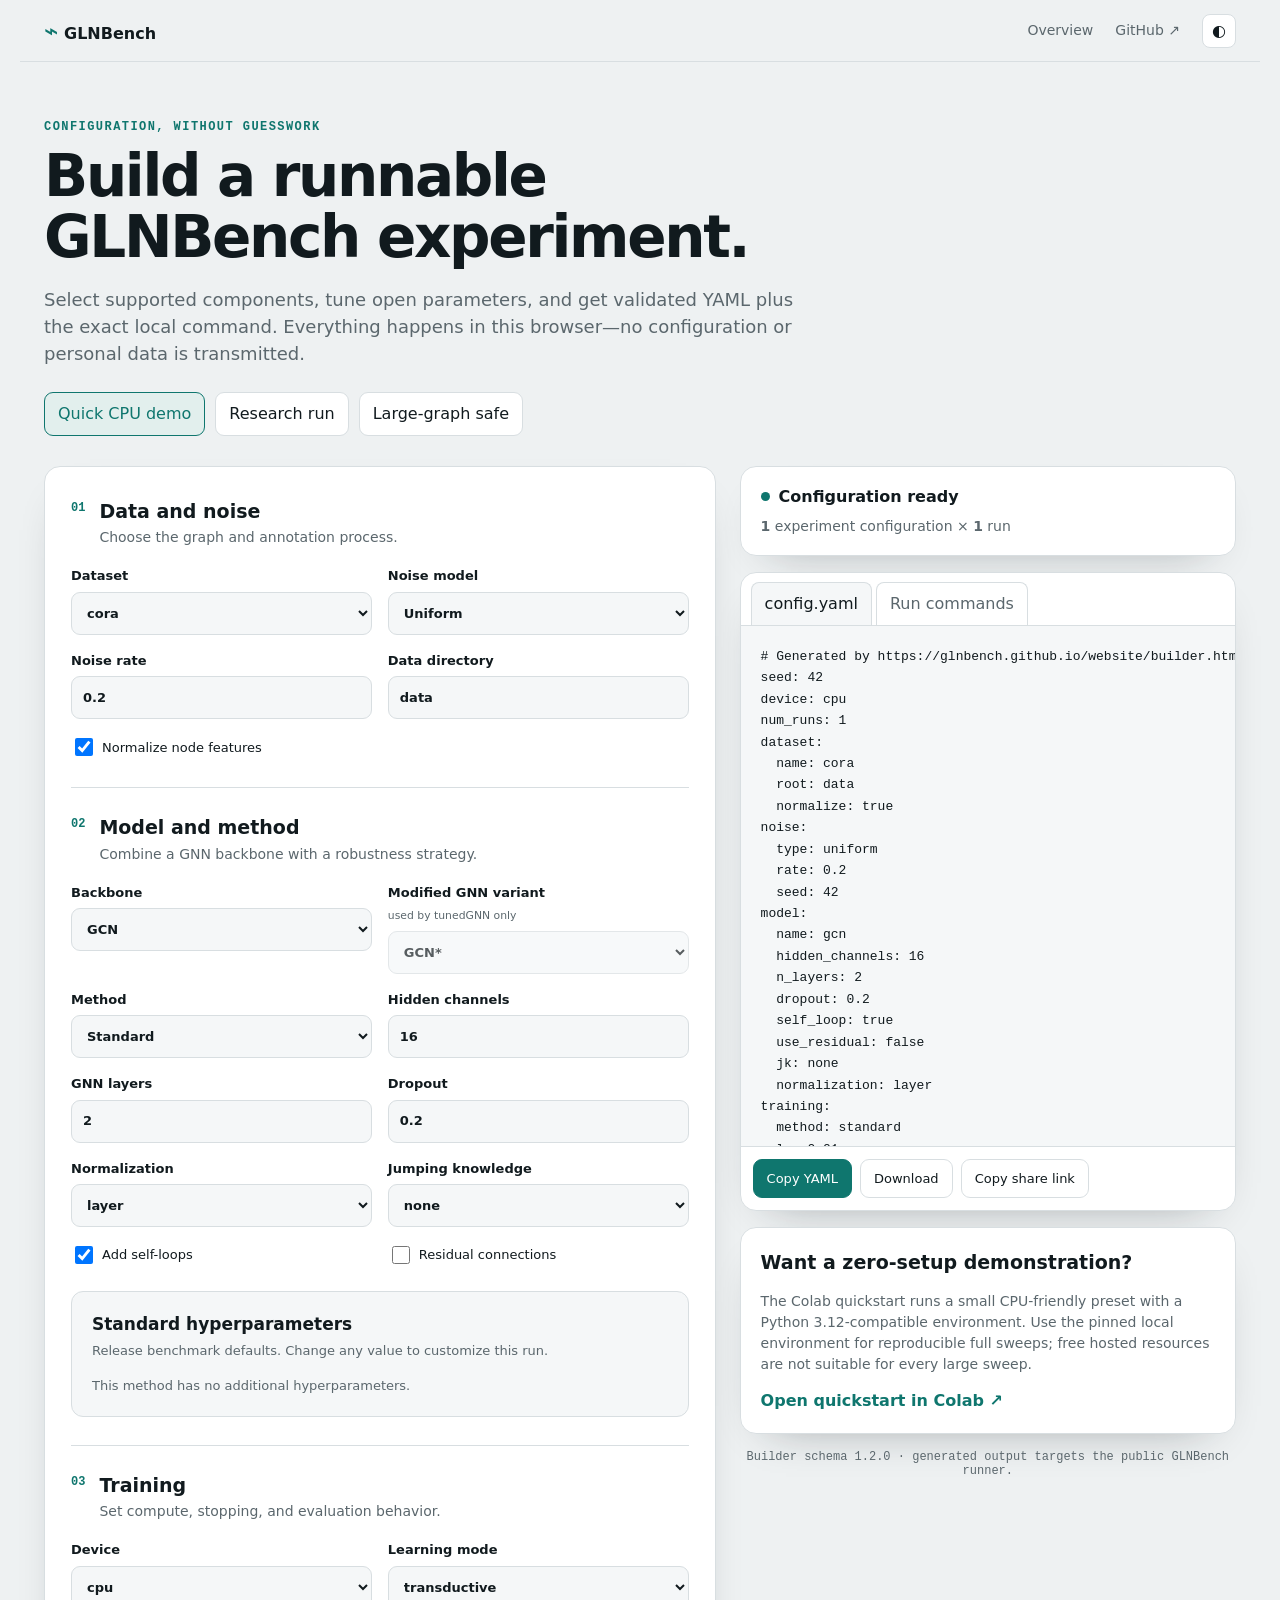
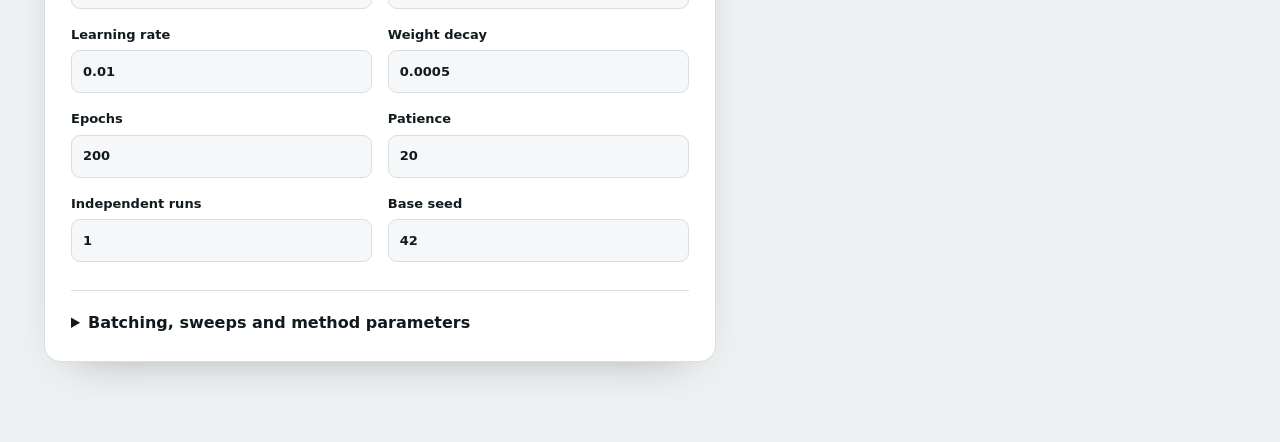
<file: builder.html>
<!doctype html>
<html lang="en">
<head>
  <meta charset="utf-8">
  <meta name="viewport" content="width=device-width,initial-scale=1">
  <meta name="description" content="Build a validated GLNBench experiment configuration and copy the exact commands needed to run it.">
  <meta name="referrer" content="strict-origin-when-cross-origin">
  <meta http-equiv="Content-Security-Policy" content="default-src 'self'; img-src 'self' data:; style-src 'self'; script-src 'self'; connect-src 'none'; object-src 'none'; base-uri 'none'; form-action 'none'; frame-ancestors 'none'; upgrade-insecure-requests">
  <meta name="color-scheme" content="light dark">
  <title>Experiment Builder · GLNBench</title>
  <link rel="stylesheet" href="builder.css">
</head>
<body>
<a class="skip" href="#builder">Skip to experiment builder</a>
<header>
  <a class="brand" href="index.html" aria-label="GLNBench home"><span class="mark" aria-hidden="true">⌁</span> GLNBench</a>
  <nav aria-label="Builder navigation">
    <a href="index.html">Overview</a>
    <a href="https://github.com/GLNBench/GLNBench">GitHub ↗</a>
    <button id="theme" type="button" aria-label="Toggle color theme">◐</button>
  </nav>
</header>

<main id="builder">
  <section class="intro">
    <p class="eyebrow">Configuration, without guesswork</p>
    <h1>Build a runnable GLNBench experiment.</h1>
    <p>Select supported components, tune open parameters, and get validated YAML plus the exact local command. Everything happens in this browser—no configuration or personal data is transmitted.</p>
    <div class="presets" aria-label="Configuration presets">
      <button class="preset active" data-preset="quick" type="button">Quick CPU demo</button>
      <button class="preset" data-preset="research" type="button">Research run</button>
      <button class="preset" data-preset="large" type="button">Large-graph safe</button>
    </div>
  </section>

  <div class="layout">
    <form id="configForm" class="card form-card" novalidate>
      <div class="section-head"><span>01</span><div><h2>Data and noise</h2><p>Choose the graph and annotation process.</p></div></div>
      <div class="fields">
        <label>Dataset<select id="dataset"></select></label>
        <label>Noise model<select id="noiseType"></select></label>
        <label>Noise rate<input id="noiseRate" type="number" min="0" max="1" step="0.05" required></label>
        <label>Data directory<input id="dataRoot" type="text" value="data" maxlength="120" spellcheck="false"></label>
        <label class="check"><input id="normalize" type="checkbox"> Normalize node features</label>
      </div>

      <div class="section-head"><span>02</span><div><h2>Model and method</h2><p>Combine a GNN backbone with a robustness strategy.</p></div></div>
      <div class="fields">
        <label>Backbone<select id="backbone"></select></label>
        <label>Modified GNN variant <small>used by tunedGNN only</small><select id="innerGnn"></select></label>
        <label>Method<select id="method"></select></label>
        <label>Hidden channels<input id="hidden" type="number" min="1" max="8192" step="1" required></label>
        <label>GNN layers<input id="layers" type="number" min="1" max="100" step="1" required></label>
        <label>Dropout<input id="dropout" type="number" min="0" max="1" step="0.05" required></label>
        <label>Normalization<select id="normalization"></select></label>
        <label>Jumping knowledge<select id="jk"></select></label>
        <label class="check"><input id="selfLoop" type="checkbox"> Add self-loops</label>
        <label class="check"><input id="residual" type="checkbox"> Residual connections</label>
      </div>

      <div class="method-parameters" id="methodParameters">
        <div class="method-parameters-title">
          <div><h3 id="methodParametersTitle">Method hyperparameters</h3>
          <p>Release benchmark defaults. Change any value to customize this run.</p></div>
          <button id="resetMethodParams" type="button">Reset defaults</button>
        </div>
        <div class="fields" id="methodParameterFields"></div>
        <p class="empty-parameters" id="emptyMethodParameters">This method has no additional hyperparameters.</p>
      </div>

      <div class="section-head"><span>03</span><div><h2>Training</h2><p>Set compute, stopping, and evaluation behavior.</p></div></div>
      <div class="fields">
        <label>Device<select id="device"></select></label>
        <label>Learning mode<select id="mode"></select></label>
        <label>Learning rate<input id="lr" type="number" min="0.00000001" max="10" step="0.001" required></label>
        <label>Weight decay<input id="weightDecay" type="number" min="0" max="10" step="0.0001" required></label>
        <label>Epochs<input id="epochs" type="number" min="1" max="100000" step="1" required></label>
        <label>Patience<input id="patience" type="number" min="1" max="100000" step="1" required></label>
        <label>Independent runs<input id="runs" type="number" min="1" max="10000" step="1" required></label>
        <label>Base seed<input id="seed" type="number" min="0" max="2147483647" step="1" required></label>
      </div>

      <details>
        <summary>Batching, sweeps and method parameters</summary>
        <div class="fields advanced">
          <label>Batch size <small>blank = full graph</small><input id="batchSize" type="number" min="1" max="10000000" step="1" placeholder="e.g. 512"></label>
          <label>Sampler<select id="sampler"></select></label>
          <label class="wide">Noise-rate sweep <small>comma-separated values in [0,1]</small><input id="rateSweep" type="text" placeholder="e.g. 0.1, 0.2, 0.4" spellcheck="false"></label>
          <label class="wide">Advanced method overrides <small>Optional JSON object merged over the controls above; useful for experimental parameters not yet in the manifest.</small><textarea id="methodParams" rows="4" spellcheck="false" placeholder='e.g. {"experimental_parameter": 0.5}'></textarea></label>
        </div>
      </details>
    </form>

    <aside class="output-column">
      <section class="card summary" aria-live="polite">
        <div><span class="status-dot" id="statusDot"></span><strong id="statusText">Configuration ready</strong></div>
        <p><b id="experimentCount">1</b> experiment configuration × <b id="runCount">1</b> run</p>
        <ul id="messages"></ul>
      </section>

      <section class="card output">
        <div class="tabs" role="tablist" aria-label="Generated output">
          <button class="tab active" data-tab="yaml" role="tab" aria-selected="true" type="button">config.yaml</button>
          <button class="tab" data-tab="command" role="tab" aria-selected="false" type="button">Run commands</button>
        </div>
        <pre id="yamlOutput" tabindex="0"></pre>
        <pre id="commandOutput" class="hidden" tabindex="0"></pre>
        <div class="actions">
          <button id="copyOutput" class="primary" type="button">Copy YAML</button>
          <button id="downloadYaml" type="button">Download</button>
          <button id="copyLink" type="button">Copy share link</button>
        </div>
      </section>

      <section class="card run-note">
        <h2>Want a zero-setup demonstration?</h2>
        <p>The Colab quickstart runs a small CPU-friendly preset with a Python 3.12-compatible environment. Use the pinned local environment for reproducible full sweeps; free hosted resources are not suitable for every large sweep.</p>
        <a class="colab" href="https://colab.research.google.com/github/GLNBench/GLNBench/blob/main/examples/quickstart.ipynb">Open quickstart in Colab ↗</a>
      </section>
      <p class="version">Builder schema <span id="schemaVersion"></span> · generated output targets the public GLNBench runner.</p>
    </aside>
  </div>
</main>

<script src="builder-manifest.js"></script>
<script src="builder.js"></script>
</body>
</html>
</file>
<file: builder.css>
:root{--bg:#eef1f2;--panel:#fff;--panel2:#f5f7f8;--ink:#111a1e;--muted:#5b676d;--line:#d8dee1;--accent:#0f766e;--wash:#e2efed;--warn:#b45309;--bad:#b42318;--shadow:0 18px 45px -30px rgba(17,26,30,.45);color-scheme:light;font:16px/1.5 system-ui,-apple-system,"Segoe UI",sans-serif}
:root[data-theme=dark]{--bg:#0a0f12;--panel:#111a1e;--panel2:#0e161a;--ink:#e7eef1;--muted:#9aa7ad;--line:#29373d;--accent:#43c9ba;--wash:#10302e;--warn:#f5a94c;--bad:#ff8174;--shadow:0 18px 45px -25px #000;color-scheme:dark}
.method-parameters{margin-top:24px;padding:20px;border:1px solid var(--line);border-radius:12px;background:var(--panel2)}.method-parameters-title{display:flex;align-items:start;justify-content:space-between;gap:16px;margin-bottom:16px}.method-parameters-title h3{font-size:17px;margin:0}.method-parameters-title p,.empty-parameters{font-size:13px;color:var(--muted);margin:3px 0 0}.method-parameters-title button{cursor:pointer;border:1px solid var(--line);background:var(--panel);color:var(--ink);border-radius:8px;padding:7px 10px;font-size:12px;white-space:nowrap}.method-parameters-title button:hover{border-color:var(--accent);color:var(--accent)}.method-parameters label small{line-height:1.35}.empty-parameters{margin:0}
*{box-sizing:border-box}body{margin:0;background:var(--bg);color:var(--ink)}button,input,select,textarea{font:inherit}.skip{position:fixed;top:8px;left:8px;z-index:10;transform:translateY(-150%);background:var(--panel);padding:8px 12px;color:var(--ink)}.skip:focus{transform:none}header{height:62px;max-width:1240px;margin:auto;padding:0 24px;display:flex;align-items:center;justify-content:space-between;border-bottom:1px solid var(--line)}.brand{font-weight:750;text-decoration:none;color:var(--ink)}.mark{color:var(--accent);font-size:24px}nav{display:flex;align-items:center;gap:22px}nav a{font-size:14px;color:var(--muted);text-decoration:none}nav a:hover{color:var(--ink)}#theme{border:1px solid var(--line);border-radius:8px;background:var(--panel);color:var(--ink);width:34px;height:34px;cursor:pointer}main{max-width:1240px;margin:auto;padding:58px 24px 80px}.intro{max-width:800px}.eyebrow{margin:0 0 12px;color:var(--accent);font:700 12px ui-monospace,monospace;text-transform:uppercase;letter-spacing:.12em}.intro h1{font-size:clamp(34px,5vw,58px);letter-spacing:-.04em;line-height:1.05;margin:0}.intro>p:last-of-type{color:var(--muted);font-size:18px;max-width:68ch}.presets{display:flex;gap:10px;flex-wrap:wrap;margin-top:25px}.preset,.actions button,.tab{cursor:pointer;border:1px solid var(--line);background:var(--panel);color:var(--ink);border-radius:9px;padding:9px 13px}.preset.active{border-color:var(--accent);background:var(--wash);color:var(--accent)}.layout{display:grid;grid-template-columns:minmax(0,1.15fr) minmax(380px,.85fr);gap:24px;margin-top:30px;align-items:start}.card{background:var(--panel);border:1px solid var(--line);border-radius:16px;box-shadow:var(--shadow)}.form-card{padding:26px}.section-head{display:flex;gap:14px;margin:4px 0 18px}.section-head:not(:first-child){border-top:1px solid var(--line);padding-top:25px;margin-top:28px}.section-head>span{font:700 12px ui-monospace,monospace;color:var(--accent);margin-top:4px}.section-head h2,.run-note h2{font-size:19px;margin:0}.section-head p{font-size:14px;color:var(--muted);margin:2px 0 0}.fields{display:grid;grid-template-columns:repeat(2,minmax(0,1fr));gap:16px}.fields label{display:flex;flex-direction:column;gap:6px;font-size:13px;font-weight:650}.fields label small{color:var(--muted);font-weight:400}.fields input,.fields select,.fields textarea{width:100%;border:1px solid var(--line);border-radius:9px;background:var(--panel2);color:var(--ink);padding:10px 11px;min-height:43px}.fields textarea{font-family:ui-monospace,monospace;resize:vertical}.fields .check{flex-direction:row;align-items:center;font-weight:500}.check input{width:18px;min-height:18px}.wide{grid-column:1/-1}details{border-top:1px solid var(--line);margin-top:28px;padding-top:20px}summary{cursor:pointer;font-weight:700}.advanced{margin-top:18px}.output-column{position:sticky;top:18px;display:grid;gap:16px}.summary{padding:18px 20px}.summary>div{display:flex;gap:9px;align-items:center}.summary p{color:var(--muted);font-size:14px;margin:7px 0 0}.status-dot{width:9px;height:9px;border-radius:50%;background:var(--accent)}.status-dot.warn{background:var(--warn)}.status-dot.bad{background:var(--bad)}#messages{padding-left:19px;margin:12px 0 0;color:var(--warn);font-size:13px}#messages:empty{display:none}.output{overflow:hidden}.tabs{display:flex;border-bottom:1px solid var(--line);padding:9px 10px 0;gap:4px}.tab{border-bottom:0;border-radius:8px 8px 0 0;color:var(--muted)}.tab.active{background:var(--panel2);color:var(--ink);border-color:var(--line)}pre{margin:0;background:var(--panel2);padding:20px;overflow:auto;max-height:520px;min-height:340px;font:13px/1.65 ui-monospace,SFMono-Regular,Consolas,monospace;white-space:pre}.hidden{display:none}.actions{display:flex;gap:8px;flex-wrap:wrap;padding:12px;border-top:1px solid var(--line)}.actions button{font-size:13px}.actions .primary{background:var(--accent);border-color:var(--accent);color:#fff}.run-note{padding:20px}.run-note p{color:var(--muted);font-size:14px}.colab{display:inline-block;color:var(--accent);font-weight:700;text-decoration:none}.version{font:12px ui-monospace,monospace;color:var(--muted);text-align:center;margin:0}@media(max-width:900px){.layout{grid-template-columns:1fr}.output-column{position:static}}@media(max-width:580px){header{padding:0 16px}nav a:first-child{display:none}main{padding:40px 16px}.fields{grid-template-columns:1fr}.wide{grid-column:auto}.form-card{padding:20px}pre{min-height:280px}}
</file>
